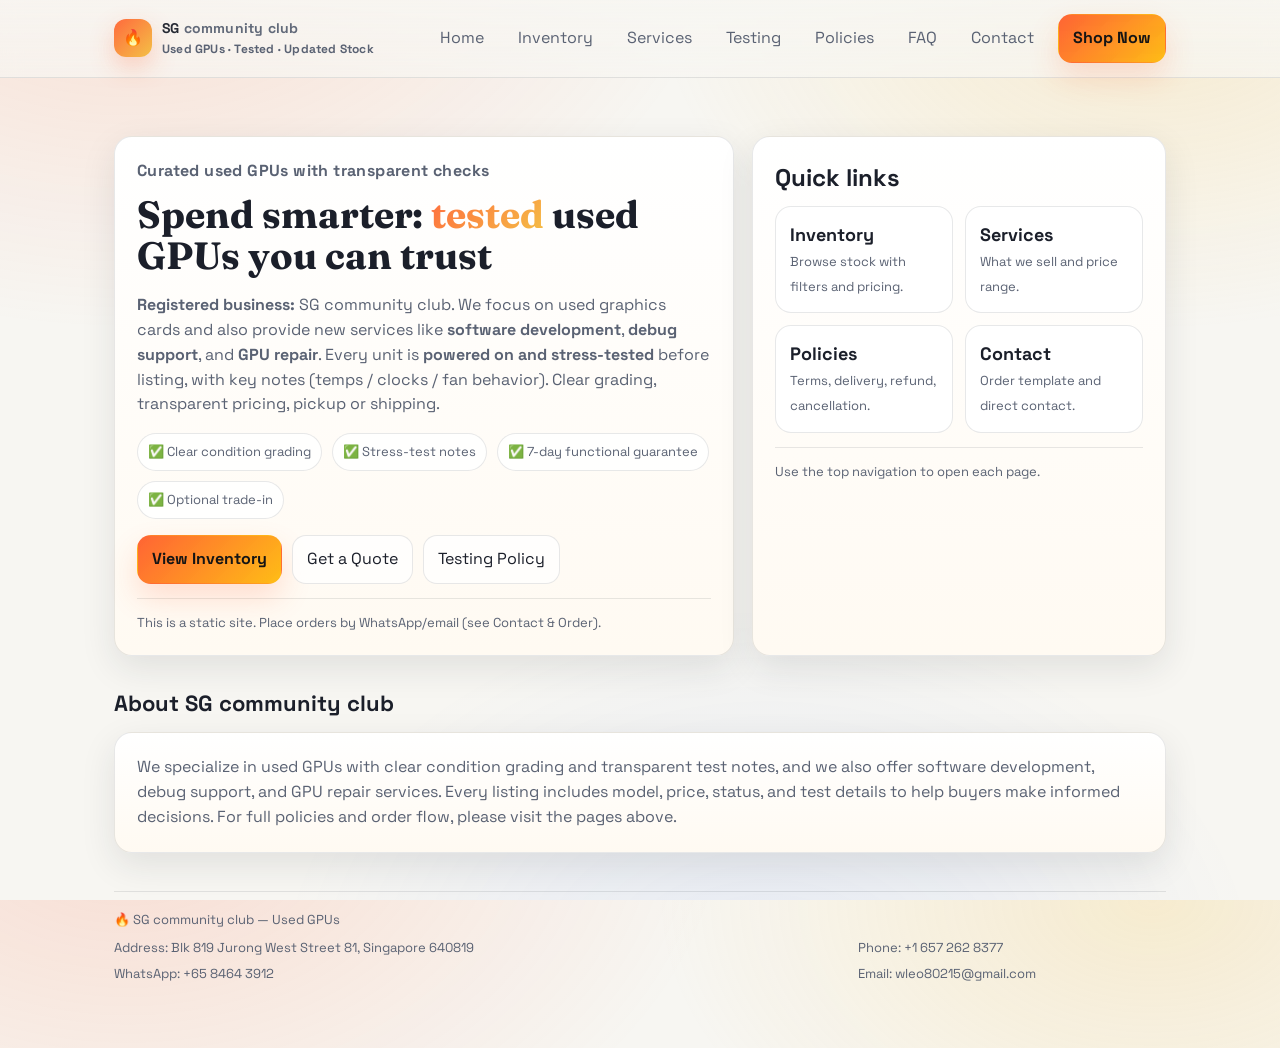
<file: index.html>
<!doctype html>
<html lang="en">
<head>
  <meta charset="utf-8" />
  <meta name="viewport" content="width=device-width, initial-scale=1" />
  <title>SG community club | Used GPUs</title>
  <meta name="description" content="SG community club — curated used GPUs with clear grading, stress-test notes, and transparent pricing. Local pickup or shipping." />
  <meta name="theme-color" content="#0b0f19" />
  <meta property="og:title" content="SG community club | Used GPUs" />
  <meta property="og:description" content="SG community club: curated used GPUs with grading, test notes, and transparent pricing. Pickup or shipping." />
  <meta property="og:type" content="website" />

  <link rel="icon" href="data:image/svg+xml,%3Csvg xmlns='http://www.w3.org/2000/svg' viewBox='0 0 100 100'%3E%3Ctext y='.9em' font-size='90'%3E%F0%9F%94%A5%3C/text%3E%3C/svg%3E" />
  <link rel="stylesheet" href="style.css" />
</head>

<body>
  <!-- NAV -->
  <div class="nav">
    <div class="nav-inner">
      <div class="brand" title="SG community club">
        <div class="logo">🔥</div>
        <div>
          <div style="font-size:14px;opacity:.95">SG <span class="muted">community club</span></div>
          <div style="font-size:12px;color:var(--muted)">Used GPUs · Tested · Updated Stock</div>
        </div>
      </div>

      <div class="spacer"></div>

      <a class="link" href="index.html">Home</a>
      <a class="link" href="inventory.html">Inventory</a>
      <a class="link" href="services.html">Services</a>
      <a class="link" href="testing.html">Testing</a>
      <a class="link" href="policies.html">Policies</a>
      <a class="link" href="faq.html">FAQ</a>
      <a class="link" href="contact.html">Contact</a>

      <a class="btn primary" href="inventory.html">Shop Now</a>
    </div>
  </div>

  <main class="wrap">
    <!-- HERO -->
    <section class="hero">
      <div class="hero-grid">
        <div class="panel">
          <div class="kicker">Curated used GPUs with transparent checks</div>
          <h1>Spend smarter: <span class="grad">tested</span> used GPUs you can trust</h1>
          <p class="sub">
            <strong>Registered business:</strong> SG community club.
            We focus on used graphics cards and also provide new services like
            <strong>software development</strong>, <strong>debug support</strong>, and <strong>GPU repair</strong>.
            Every unit is <strong>powered on and stress-tested</strong> before listing, with key notes (temps / clocks / fan behavior).
            Clear grading, transparent pricing, pickup or shipping.
          </p>

          <div class="pill-row">
            <span class="pill">✅ Clear condition grading</span>
            <span class="pill">✅ Stress-test notes</span>
            <span class="pill">✅ 7-day functional guarantee</span>
            <span class="pill">✅ Optional trade-in</span>
          </div>

          <div class="cta-row">
            <a class="btn primary" href="inventory.html">View Inventory</a>
            <a class="btn" href="contact.html">Get a Quote</a>
            <a class="btn" href="testing.html">Testing Policy</a>
          </div>

          <div class="hr"></div>
          <div class="hint">
            This is a static site. Place orders by WhatsApp/email (see Contact & Order).
          </div>
        </div>

        <div class="panel">
          <h2 style="margin:0 0 10px">Quick links</h2>
          <div class="mini">
            <div class="stat">
              <b>Inventory</b>
              <span>Browse stock with filters and pricing.</span>
            </div>
            <div class="stat">
              <b>Services</b>
              <span>What we sell and price range.</span>
            </div>
            <div class="stat">
              <b>Policies</b>
              <span>Terms, delivery, refund, cancellation.</span>
            </div>
            <div class="stat">
              <b>Contact</b>
              <span>Order template and direct contact.</span>
            </div>
          </div>

          <div class="hr"></div>
          <div class="hint">
            Use the top navigation to open each page.
          </div>
        </div>
      </div>
    </section>

    <section class="section">
      <h2>About SG community club</h2>
      <div class="panel">
        <p class="muted" style="margin:0">
          We specialize in used GPUs with clear condition grading and transparent test notes, and we also offer
          software development, debug support, and GPU repair services.
          Every listing includes model, price, status, and test details to help buyers make informed decisions.
          For full policies and order flow, please visit the pages above.
        </p>
      </div>
    </section>

    <div class="footer">
      <div class="wrap" style="padding:0;max-width:var(--max)">
        <div class="row" style="justify-content:space-between">
          <div>🔥 SG community club — Used GPUs</div>
          <div class="mono"> </div>
        </div>
        <div class="contact-grid">
          <div class="muted">Address: Blk 819 Jurong West Street 81, Singapore 640819</div>
          <div class="muted">Phone: +1 657 262 8377</div>
          <div class="muted">WhatsApp: +65 8464 3912</div>
          <div class="muted">Email: wleo80215@gmail.com</div>
        </div>
      </div>
    </div>
  </main>

  <div class="toast" id="toast"></div>
  <script src="app.js" defer></script>
</body>
</html>
</file>
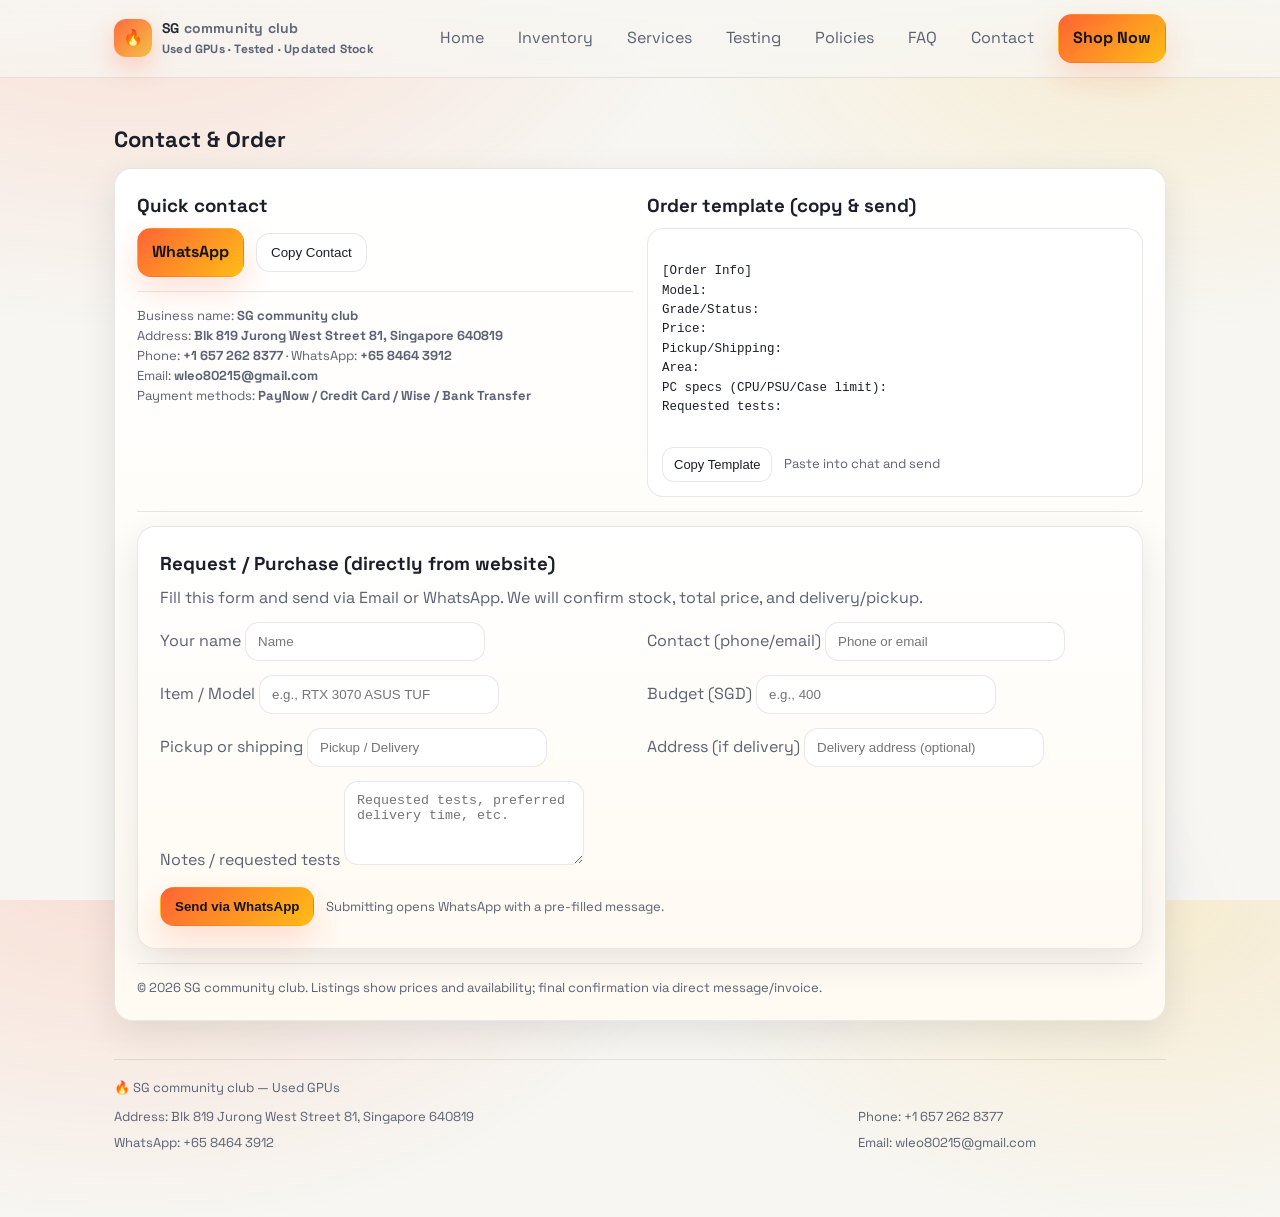
<file: contact.html>
<!doctype html>
<html lang="en">
<head>
  <meta charset="utf-8" />
  <meta name="viewport" content="width=device-width, initial-scale=1" />
  <title>Contact & Order | SG community club</title>
  <meta name="description" content="Contact SG community club to order used GPUs. WhatsApp, email, address, and order template." />
  <meta name="theme-color" content="#0b0f19" />
  <meta property="og:title" content="Contact & Order | SG community club" />
  <meta property="og:description" content="Get in touch to request or purchase used GPUs." />
  <meta property="og:type" content="website" />

  <link rel="icon" href="data:image/svg+xml,%3Csvg xmlns='http://www.w3.org/2000/svg' viewBox='0 0 100 100'%3E%3Ctext y='.9em' font-size='90'%3E%F0%9F%94%A5%3C/text%3E%3C/svg%3E" />
  <link rel="stylesheet" href="style.css" />
</head>

<body>
  <!-- NAV -->
  <div class="nav">
    <div class="nav-inner">
      <div class="brand" title="SG community club">
        <div class="logo">🔥</div>
        <div>
          <div style="font-size:14px;opacity:.95">SG <span class="muted">community club</span></div>
          <div style="font-size:12px;color:var(--muted)">Used GPUs · Tested · Updated Stock</div>
        </div>
      </div>

      <div class="spacer"></div>

      <a class="link" href="index.html">Home</a>
      <a class="link" href="inventory.html">Inventory</a>
      <a class="link" href="services.html">Services</a>
      <a class="link" href="testing.html">Testing</a>
      <a class="link" href="policies.html">Policies</a>
      <a class="link" href="faq.html">FAQ</a>
      <a class="link" href="contact.html">Contact</a>

      <a class="btn primary" href="inventory.html">Shop Now</a>
    </div>
  </div>

  <main class="wrap">
    <section class="section">
      <h2>Contact & Order</h2>
      <div class="panel">
        <div class="two-col">
          <div>
            <h3 style="margin:0 0 8px">Quick contact</h3>
            <div class="row">
              <a class="btn primary" id="waBtn" href="#" target="_blank" rel="noreferrer">WhatsApp</a>
              <button class="btn" id="copyContactBtn" type="button">Copy Contact</button>
            </div>
            <div class="hr"></div>
            <div class="hint">
              Business name: <b>SG community club</b><br/>
              Address: <b>Blk 819 Jurong West Street 81, Singapore 640819</b> <br/>
              Phone: <b>+1 657 262 8377</b> · WhatsApp: <b>+65 8464 3912</b><br/>
              Email: <b>wleo80215@gmail.com</b><br/>
              Payment methods: <b>PayNow / Credit Card / Wise / Bank Transfer</b>
            </div>
          </div>

          <div>
            <h3 style="margin:0 0 8px">Order template (copy & send)</h3>
            <div class="stat" style="padding:14px">
              <div class="mono" id="orderTpl" style="white-space:pre-wrap;font-size:12.5px;color:var(--text)">
[Order Info]
Model:
Grade/Status:
Price:
Pickup/Shipping:
Area:
PC specs (CPU/PSU/Case limit):
Requested tests:
              </div>
              <div class="row" style="margin-top:10px">
                <button class="btn small" id="copyOrderBtn" type="button">Copy Template</button>
                <span class="hint">Paste into chat and send</span>
              </div>
            </div>
          </div>
        </div>

        <div class="hr"></div>
        <div class="panel">
          <h3 style="margin:0 0 8px">Request / Purchase (directly from website)</h3>
          <p class="muted" style="margin:0 0 12px">
            Fill this form and send via Email or WhatsApp. We will confirm stock, total price, and delivery/pickup.
          </p>
          <form id="orderForm" class="two-col">
            <div>
              <label class="muted">Your name</label>
              <input id="fName" class="input" placeholder="Name" required />
            </div>
            <div>
              <label class="muted">Contact (phone/email)</label>
              <input id="fContact" class="input" placeholder="Phone or email" required />
            </div>
            <div>
              <label class="muted">Item / Model</label>
              <input id="fItem" class="input" placeholder="e.g., RTX 3070 ASUS TUF" required />
            </div>
            <div>
              <label class="muted">Budget (SGD)</label>
              <input id="fBudget" class="input" placeholder="e.g., 400" />
            </div>
            <div>
              <label class="muted">Pickup or shipping</label>
              <input id="fDelivery" class="input" placeholder="Pickup / Delivery" required />
            </div>
            <div>
              <label class="muted">Address (if delivery)</label>
              <input id="fAddress" class="input" placeholder="Delivery address (optional)" />
            </div>
            <div style="grid-column:1/-1">
              <label class="muted">Notes / requested tests</label>
              <textarea id="fNotes" class="input" rows="4" placeholder="Requested tests, preferred delivery time, etc."></textarea>
            </div>
            <div class="row" style="grid-column:1/-1">
              <button class="btn primary" id="sendWaBtn" type="button">Send via WhatsApp</button>
              <span class="hint">Submitting opens WhatsApp with a pre-filled message.</span>
            </div>
          </form>
        </div>

        <div class="hr"></div>
        <div class="hint">
          © <span id="year"></span> SG community club. Listings show prices and availability; final confirmation via direct message/invoice.
        </div>
      </div>
    </section>

    <div class="footer">
      <div class="wrap" style="padding:0;max-width:var(--max)">
        <div class="row" style="justify-content:space-between">
          <div>🔥 SG community club — Used GPUs</div>
          <div class="mono"> </div>
        </div>
        <div class="contact-grid">
          <div class="muted">Address: Blk 819 Jurong West Street 81, Singapore 640819</div>
          <div class="muted">Phone: +1 657 262 8377</div>
          <div class="muted">WhatsApp: +65 8464 3912</div>
          <div class="muted">Email: wleo80215@gmail.com</div>
        </div>
      </div>
    </div>
  </main>

  <div class="toast" id="toast"></div>
  <script src="app.js" defer></script>
</body>
</html>
</file>
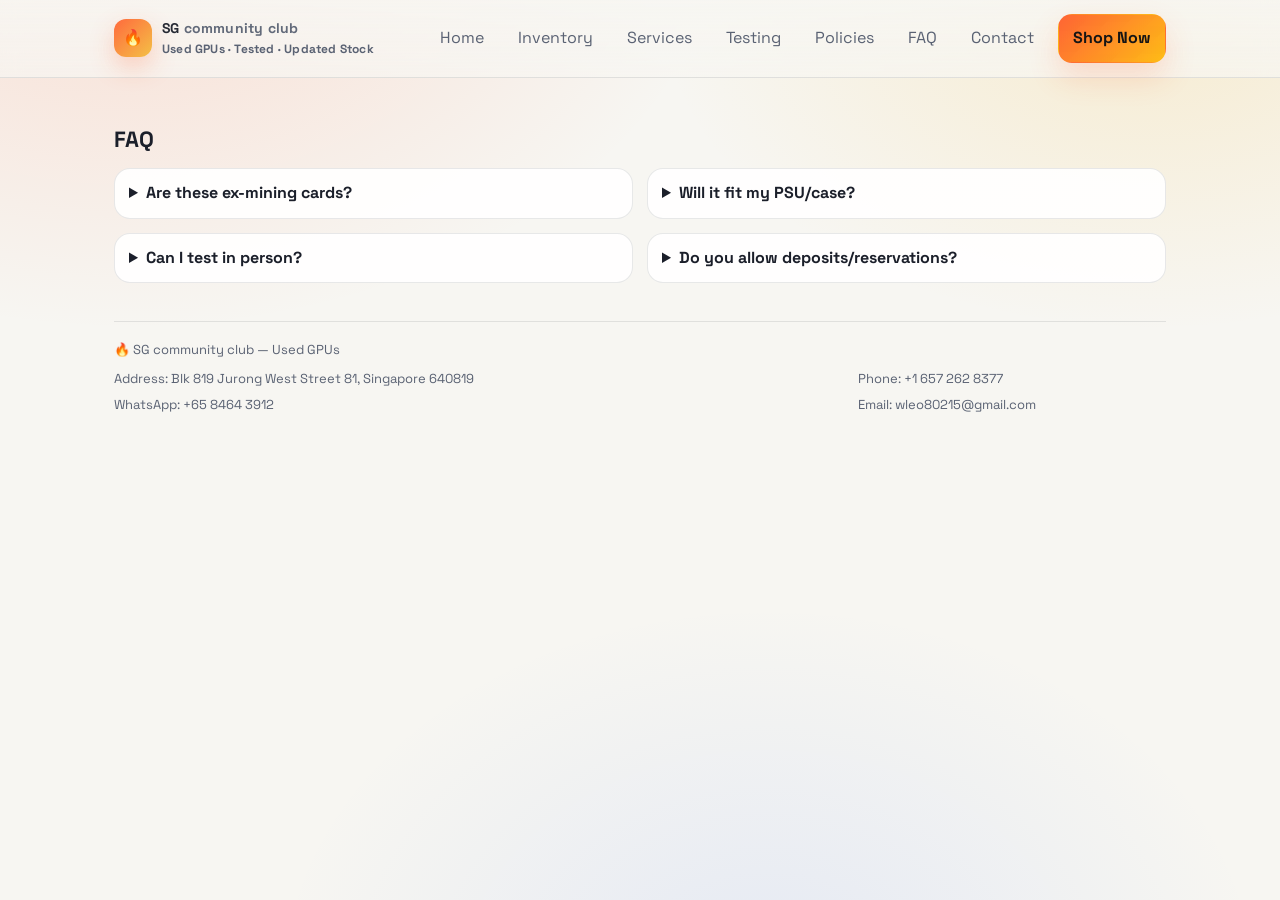
<file: faq.html>
<!doctype html>
<html lang="en">
<head>
  <meta charset="utf-8" />
  <meta name="viewport" content="width=device-width, initial-scale=1" />
  <title>FAQ | SG community club</title>
  <meta name="description" content="Frequently asked questions for SG community club used GPU sales." />
  <meta name="theme-color" content="#0b0f19" />
  <meta property="og:title" content="FAQ | SG community club" />
  <meta property="og:description" content="Common questions about used GPUs, testing, and ordering." />
  <meta property="og:type" content="website" />

  <link rel="icon" href="data:image/svg+xml,%3Csvg xmlns='http://www.w3.org/2000/svg' viewBox='0 0 100 100'%3E%3Ctext y='.9em' font-size='90'%3E%F0%9F%94%A5%3C/text%3E%3C/svg%3E" />
  <link rel="stylesheet" href="style.css" />
</head>

<body>
  <!-- NAV -->
  <div class="nav">
    <div class="nav-inner">
      <div class="brand" title="SG community club">
        <div class="logo">🔥</div>
        <div>
          <div style="font-size:14px;opacity:.95">SG <span class="muted">community club</span></div>
          <div style="font-size:12px;color:var(--muted)">Used GPUs · Tested · Updated Stock</div>
        </div>
      </div>

      <div class="spacer"></div>

      <a class="link" href="index.html">Home</a>
      <a class="link" href="inventory.html">Inventory</a>
      <a class="link" href="services.html">Services</a>
      <a class="link" href="testing.html">Testing</a>
      <a class="link" href="policies.html">Policies</a>
      <a class="link" href="faq.html">FAQ</a>
      <a class="link" href="contact.html">Contact</a>

      <a class="btn primary" href="inventory.html">Shop Now</a>
    </div>
  </div>

  <main class="wrap">
    <section class="section">
      <h2>FAQ</h2>
      <div class="two-col">
        <details>
          <summary>Are these ex-mining cards?</summary>
          <p>
            You can disclose the source per unit (personal upgrade / studio decommission / etc.). If you do not sell ex-mining cards, state that clearly.
            Always be truthful and keep test notes.
          </p>
        </details>

        <details>
          <summary>Will it fit my PSU/case?</summary>
          <p>
            Add per-item details like suggested PSU wattage, power connectors, and card length. Buyers can share CPU/PSU/case constraints for a quick check.
          </p>
        </details>

        <details>
          <summary>Can I test in person?</summary>
          <p>
            Yes. Book a time and agree on what to test (game/benchmark/render) to avoid setup delays.
          </p>
        </details>

        <details>
          <summary>Do you allow deposits/reservations?</summary>
          <p>
            Yes. Mark items as “Reserved” and specify the hold period and rules.
          </p>
        </details>
      </div>
    </section>

    <div class="footer">
      <div class="wrap" style="padding:0;max-width:var(--max)">
        <div class="row" style="justify-content:space-between">
          <div>🔥 SG community club — Used GPUs</div>
          <div class="mono"> </div>
        </div>
        <div class="contact-grid">
          <div class="muted">Address: Blk 819 Jurong West Street 81, Singapore 640819</div>
          <div class="muted">Phone: +1 657 262 8377</div>
          <div class="muted">WhatsApp: +65 8464 3912</div>
          <div class="muted">Email: wleo80215@gmail.com</div>
        </div>
      </div>
    </div>
  </main>

  <div class="toast" id="toast"></div>
  <script src="app.js" defer></script>
</body>
</html>
</file>
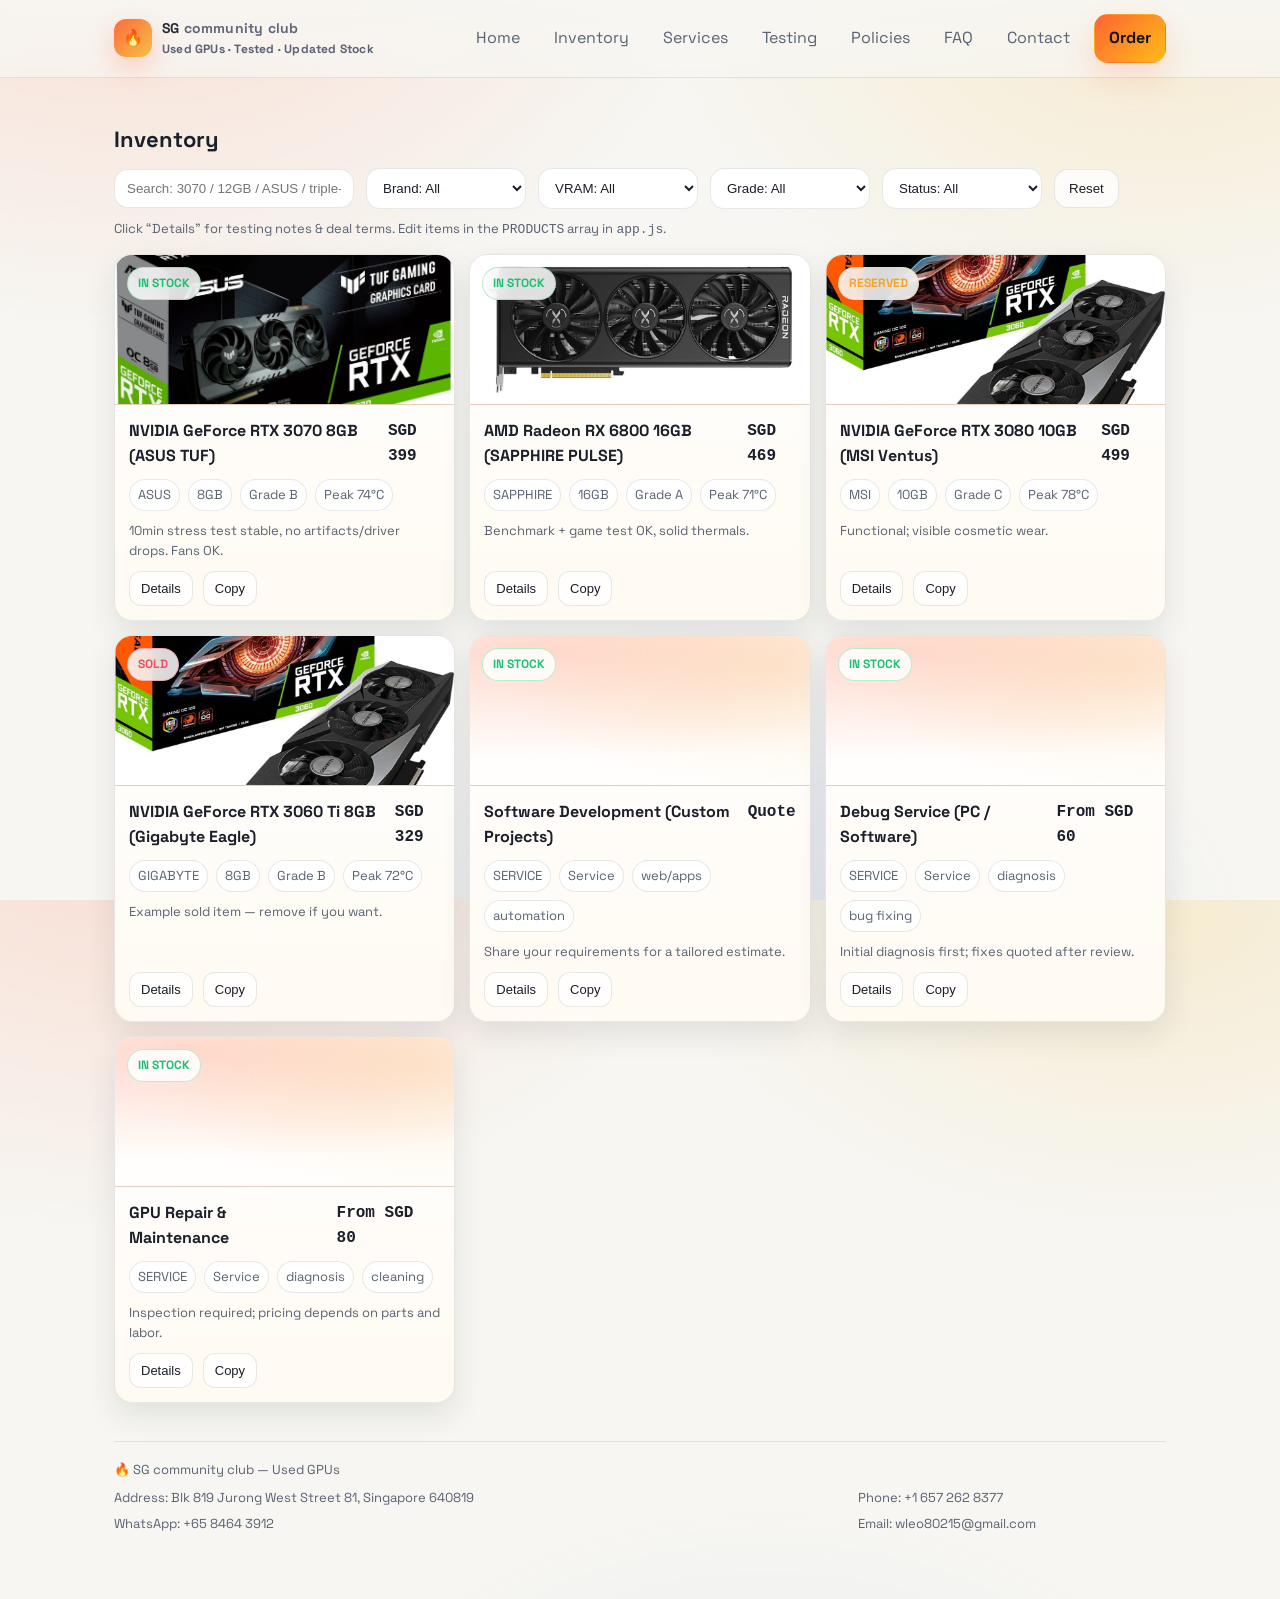
<file: inventory.html>
<!doctype html>
<html lang="en">
<head>
  <meta charset="utf-8" />
  <meta name="viewport" content="width=device-width, initial-scale=1" />
  <title>Inventory | SG community club</title>
  <meta name="description" content="Browse used GPU inventory from SG community club. Filter by brand, VRAM, grade, and status." />
  <meta name="theme-color" content="#0b0f19" />
  <meta property="og:title" content="Inventory | SG community club" />
  <meta property="og:description" content="Used GPUs with clear grades, test notes, and transparent pricing." />
  <meta property="og:type" content="website" />

  <link rel="icon" href="data:image/svg+xml,%3Csvg xmlns='http://www.w3.org/2000/svg' viewBox='0 0 100 100'%3E%3Ctext y='.9em' font-size='90'%3E%F0%9F%94%A5%3C/text%3E%3C/svg%3E" />
  <link rel="stylesheet" href="style.css" />
</head>

<body>
  <!-- NAV -->
  <div class="nav">
    <div class="nav-inner">
      <div class="brand" title="SG community club">
        <div class="logo">🔥</div>
        <div>
          <div style="font-size:14px;opacity:.95">SG <span class="muted">community club</span></div>
          <div style="font-size:12px;color:var(--muted)">Used GPUs · Tested · Updated Stock</div>
        </div>
      </div>

      <div class="spacer"></div>

      <a class="link" href="index.html">Home</a>
      <a class="link" href="inventory.html">Inventory</a>
      <a class="link" href="services.html">Services</a>
      <a class="link" href="testing.html">Testing</a>
      <a class="link" href="policies.html">Policies</a>
      <a class="link" href="faq.html">FAQ</a>
      <a class="link" href="contact.html">Contact</a>

      <a class="btn primary" href="contact.html">Order</a>
    </div>
  </div>

  <main class="wrap">
    <section class="section">
      <h2>Inventory</h2>
      <div class="row">
        <input id="q" class="input" placeholder="Search: 3070 / 12GB / ASUS / triple-fan ..." />
        <select id="brand">
          <option value="">Brand: All</option>
        </select>
        <select id="vram">
          <option value="">VRAM: All</option>
          <option value="8">8GB</option>
          <option value="10">10GB</option>
          <option value="12">12GB</option>
          <option value="16">16GB</option>
          <option value="24">24GB</option>
        </select>
        <select id="grade">
          <option value="">Grade: All</option>
          <option value="A">A (Like new)</option>
          <option value="B">B (Light wear)</option>
          <option value="C">C (Visible wear)</option>
        </select>
        <select id="status">
          <option value="">Status: All</option>
          <option value="in_stock">In stock</option>
          <option value="reserved">Reserved</option>
          <option value="sold">Sold</option>
        </select>

        <button class="btn" id="resetBtn" type="button">Reset</button>
      </div>

      <div class="hint" style="margin-top:10px">
        Click “Details” for testing notes & deal terms. Edit items in the <span class="mono">PRODUCTS</span> array in <span class="mono">app.js</span>.
      </div>

      <div class="grid" id="grid"></div>
    </section>

    <div class="footer">
      <div class="wrap" style="padding:0;max-width:var(--max)">
        <div class="row" style="justify-content:space-between">
          <div>🔥 SG community club — Used GPUs</div>
          <div class="mono"> </div>
        </div>
        <div class="contact-grid">
          <div class="muted">Address: Blk 819 Jurong West Street 81, Singapore 640819</div>
          <div class="muted">Phone: +1 657 262 8377</div>
          <div class="muted">WhatsApp: +65 8464 3912</div>
          <div class="muted">Email: wleo80215@gmail.com</div>
        </div>
      </div>
    </div>
  </main>

  <div class="toast" id="toast"></div>

  <!-- MODAL -->
  <dialog id="dlg" style="border:none;border-radius:18px;padding:0;background:transparent;max-width:min(720px, calc(100vw - 24px));">
    <div class="panel" style="padding:18px">
      <div style="display:flex;align-items:flex-start;gap:12px">
        <div style="width:52px;height:52px;border-radius:16px;background:linear-gradient(135deg,var(--brand),var(--brand2));display:grid;place-items:center;color:#151515;font-weight:900">GPU</div>
        <div style="flex:1">
          <div class="kicker" id="mKicker">—</div>
          <h3 style="margin:4px 0 0" id="mTitle">—</h3>
          <div class="muted" style="font-size:13px;margin-top:6px" id="mMeta">—</div>
        </div>
        <button class="btn small" id="closeDlg" type="button">Close</button>
      </div>

      <div class="hr"></div>
      <div class="muted" id="mDesc" style="white-space:pre-wrap"></div>

      <div class="hr"></div>
      <div class="row">
        <a class="btn primary" id="mBuy" href="contact.html" target="_blank" rel="noreferrer">Order via WhatsApp</a>
        <button class="btn" id="mCopy" type="button">Copy Item Info</button>
      </div>
    </div>
  </dialog>

  <script src="app.js" defer></script>
</body>
</html>
</file>
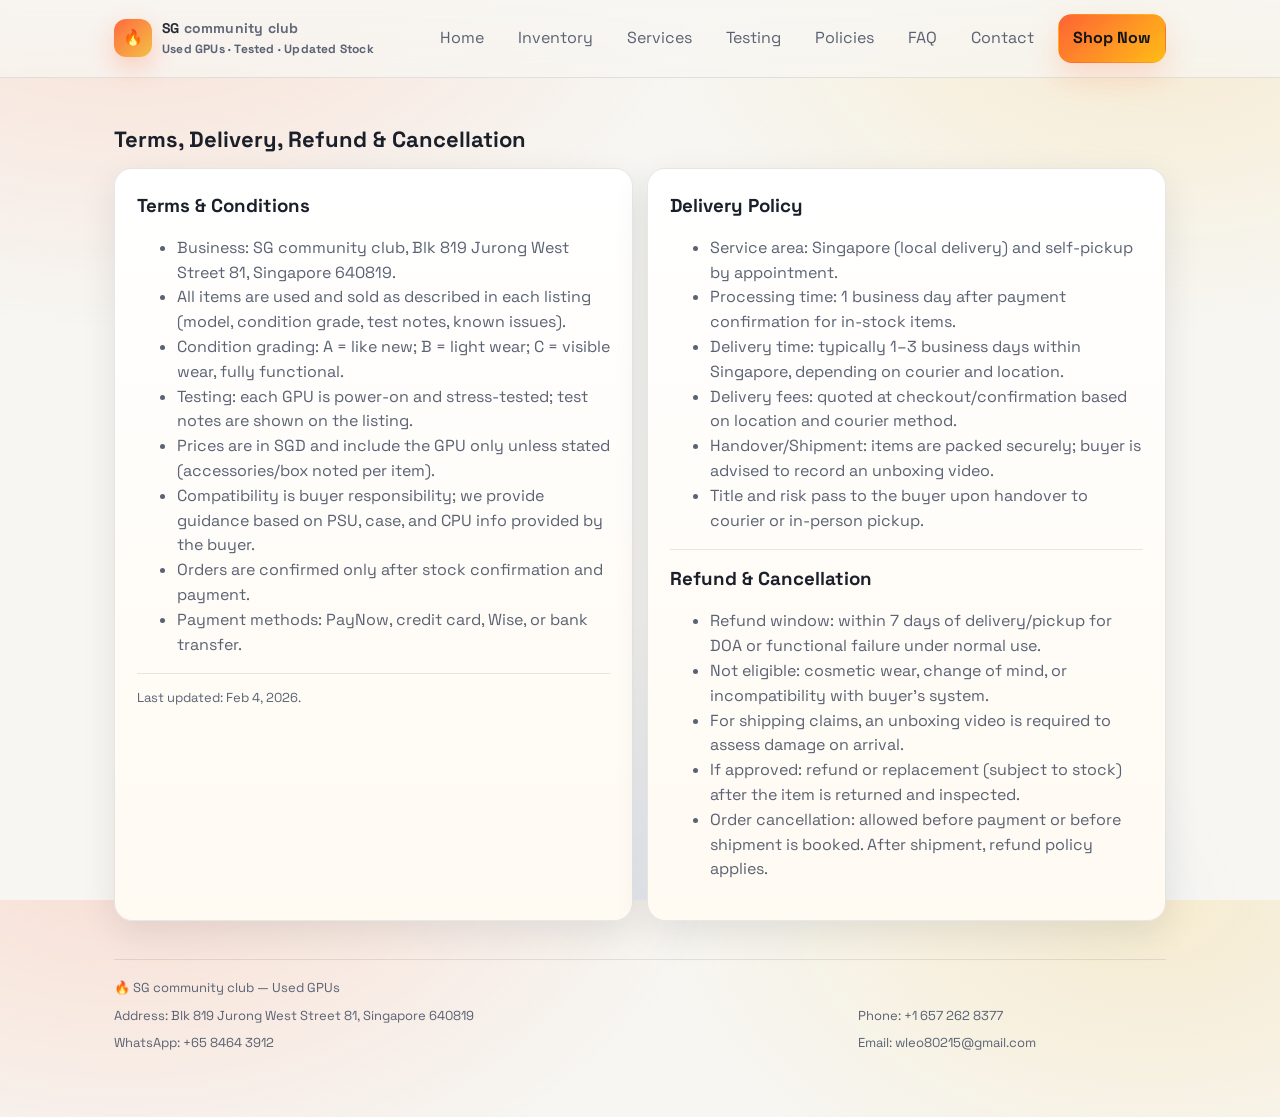
<file: policies.html>
<!doctype html>
<html lang="en">
<head>
  <meta charset="utf-8" />
  <meta name="viewport" content="width=device-width, initial-scale=1" />
  <title>Policies | SG community club</title>
  <meta name="description" content="Terms & Conditions, Delivery Policy, Refund & Cancellation for SG community club." />
  <meta name="theme-color" content="#0b0f19" />
  <meta property="og:title" content="Policies | SG community club" />
  <meta property="og:description" content="Terms, delivery, refund and cancellation policies." />
  <meta property="og:type" content="website" />

  <link rel="icon" href="data:image/svg+xml,%3Csvg xmlns='http://www.w3.org/2000/svg' viewBox='0 0 100 100'%3E%3Ctext y='.9em' font-size='90'%3E%F0%9F%94%A5%3C/text%3E%3C/svg%3E" />
  <link rel="stylesheet" href="style.css" />
</head>

<body>
  <!-- NAV -->
  <div class="nav">
    <div class="nav-inner">
      <div class="brand" title="SG community club">
        <div class="logo">🔥</div>
        <div>
          <div style="font-size:14px;opacity:.95">SG <span class="muted">community club</span></div>
          <div style="font-size:12px;color:var(--muted)">Used GPUs · Tested · Updated Stock</div>
        </div>
      </div>

      <div class="spacer"></div>

      <a class="link" href="index.html">Home</a>
      <a class="link" href="inventory.html">Inventory</a>
      <a class="link" href="services.html">Services</a>
      <a class="link" href="testing.html">Testing</a>
      <a class="link" href="policies.html">Policies</a>
      <a class="link" href="faq.html">FAQ</a>
      <a class="link" href="contact.html">Contact</a>

      <a class="btn primary" href="inventory.html">Shop Now</a>
    </div>
  </div>

  <main class="wrap">
    <section class="section">
      <h2>Terms, Delivery, Refund & Cancellation</h2>
      <div class="two-col">
        <div class="panel">
          <h3 style="margin:0 0 8px">Terms & Conditions</h3>
          <ul class="muted">
            <li>Business: SG community club, Blk 819 Jurong West Street 81, Singapore 640819.</li>
            <li>All items are used and sold as described in each listing (model, condition grade, test notes, known issues).</li>
            <li>Condition grading: A = like new; B = light wear; C = visible wear, fully functional.</li>
            <li>Testing: each GPU is power-on and stress-tested; test notes are shown on the listing.</li>
            <li>Prices are in SGD and include the GPU only unless stated (accessories/box noted per item).</li>
            <li>Compatibility is buyer responsibility; we provide guidance based on PSU, case, and CPU info provided by the buyer.</li>
            <li>Orders are confirmed only after stock confirmation and payment.</li>
            <li>Payment methods: PayNow, credit card, Wise, or bank transfer.</li>
          </ul>
          <div class="hr"></div>
          <div class="hint">Last updated: Feb 4, 2026.</div>
        </div>
        <div class="panel">
          <h3 style="margin:0 0 8px">Delivery Policy</h3>
          <ul class="muted">
            <li>Service area: Singapore (local delivery) and self-pickup by appointment.</li>
            <li>Processing time: 1 business day after payment confirmation for in-stock items.</li>
            <li>Delivery time: typically 1–3 business days within Singapore, depending on courier and location.</li>
            <li>Delivery fees: quoted at checkout/confirmation based on location and courier method.</li>
            <li>Handover/Shipment: items are packed securely; buyer is advised to record an unboxing video.</li>
            <li>Title and risk pass to the buyer upon handover to courier or in-person pickup.</li>
          </ul>
          <div class="hr"></div>
          <h3 style="margin:0 0 8px">Refund & Cancellation</h3>
          <ul class="muted">
            <li>Refund window: within 7 days of delivery/pickup for DOA or functional failure under normal use.</li>
            <li>Not eligible: cosmetic wear, change of mind, or incompatibility with buyer’s system.</li>
            <li>For shipping claims, an unboxing video is required to assess damage on arrival.</li>
            <li>If approved: refund or replacement (subject to stock) after the item is returned and inspected.</li>
            <li>Order cancellation: allowed before payment or before shipment is booked. After shipment, refund policy applies.</li>
          </ul>
        </div>
      </div>
    </section>

    <div class="footer">
      <div class="wrap" style="padding:0;max-width:var(--max)">
        <div class="row" style="justify-content:space-between">
          <div>🔥 SG community club — Used GPUs</div>
          <div class="mono"> </div>
        </div>
        <div class="contact-grid">
          <div class="muted">Address: Blk 819 Jurong West Street 81, Singapore 640819</div>
          <div class="muted">Phone: +1 657 262 8377</div>
          <div class="muted">WhatsApp: +65 8464 3912</div>
          <div class="muted">Email: wleo80215@gmail.com</div>
        </div>
      </div>
    </div>
  </main>

  <div class="toast" id="toast"></div>
  <script src="app.js" defer></script>
</body>
</html>
</file>
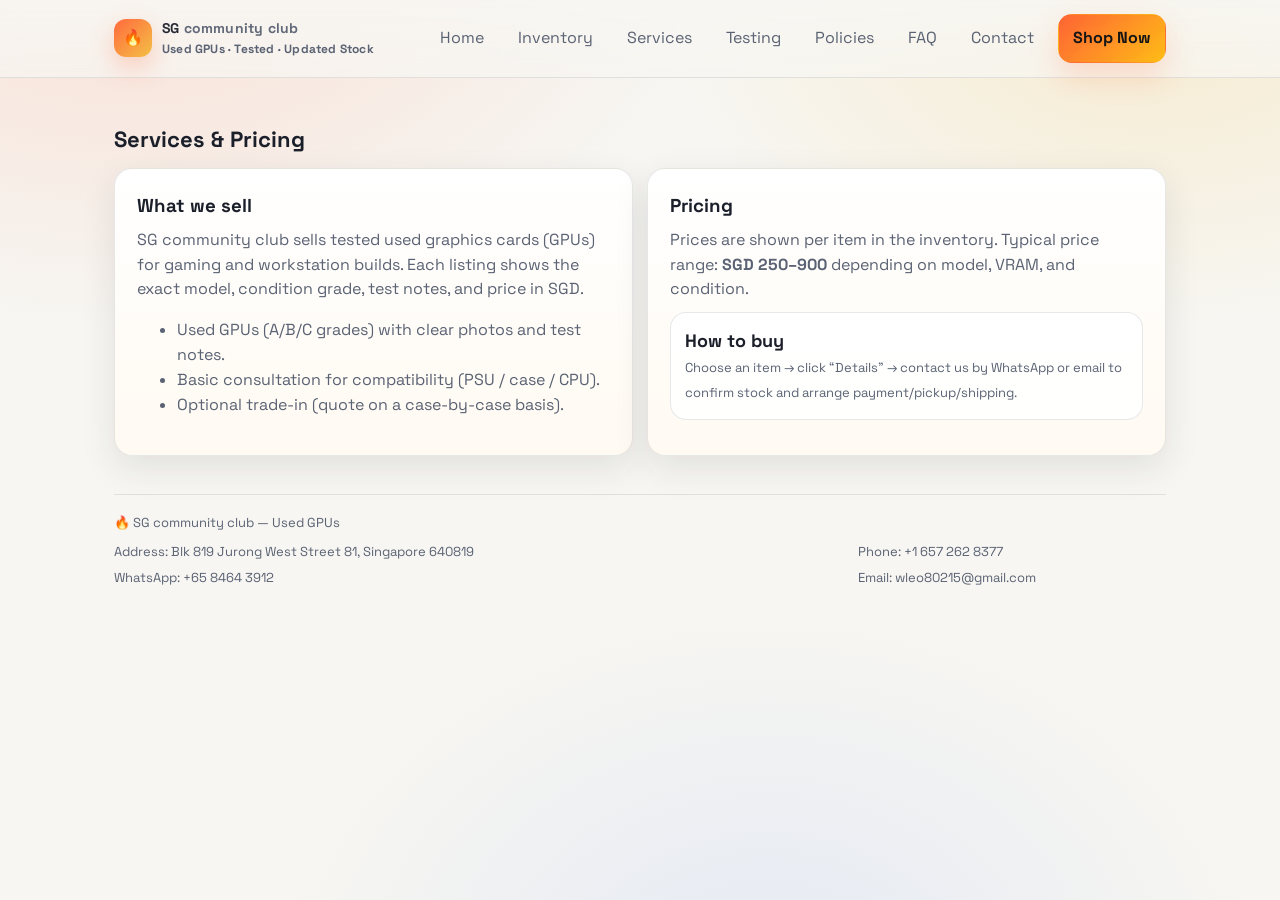
<file: services.html>
<!doctype html>
<html lang="en">
<head>
  <meta charset="utf-8" />
  <meta name="viewport" content="width=device-width, initial-scale=1" />
  <title>Services & Pricing | SG community club</title>
  <meta name="description" content="Services and pricing for SG community club, including used GPU sales and compatibility consultation." />
  <meta name="theme-color" content="#0b0f19" />
  <meta property="og:title" content="Services & Pricing | SG community club" />
  <meta property="og:description" content="What we sell and price ranges for used GPUs." />
  <meta property="og:type" content="website" />

  <link rel="icon" href="data:image/svg+xml,%3Csvg xmlns='http://www.w3.org/2000/svg' viewBox='0 0 100 100'%3E%3Ctext y='.9em' font-size='90'%3E%F0%9F%94%A5%3C/text%3E%3C/svg%3E" />
  <link rel="stylesheet" href="style.css" />
</head>

<body>
  <!-- NAV -->
  <div class="nav">
    <div class="nav-inner">
      <div class="brand" title="SG community club">
        <div class="logo">🔥</div>
        <div>
          <div style="font-size:14px;opacity:.95">SG <span class="muted">community club</span></div>
          <div style="font-size:12px;color:var(--muted)">Used GPUs · Tested · Updated Stock</div>
        </div>
      </div>

      <div class="spacer"></div>

      <a class="link" href="index.html">Home</a>
      <a class="link" href="inventory.html">Inventory</a>
      <a class="link" href="services.html">Services</a>
      <a class="link" href="testing.html">Testing</a>
      <a class="link" href="policies.html">Policies</a>
      <a class="link" href="faq.html">FAQ</a>
      <a class="link" href="contact.html">Contact</a>

      <a class="btn primary" href="inventory.html">Shop Now</a>
    </div>
  </div>

  <main class="wrap">
    <section class="section">
      <h2>Services & Pricing</h2>
      <div class="two-col">
        <div class="panel">
          <h3 style="margin:0 0 8px">What we sell</h3>
          <p class="muted" style="margin:0 0 10px">
            SG community club sells tested used graphics cards (GPUs) for gaming and workstation builds.
            Each listing shows the exact model, condition grade, test notes, and price in SGD.
          </p>
          <ul class="muted">
            <li>Used GPUs (A/B/C grades) with clear photos and test notes.</li>
            <li>Basic consultation for compatibility (PSU / case / CPU).</li>
            <li>Optional trade-in (quote on a case-by-case basis).</li>
          </ul>
        </div>
        <div class="panel">
          <h3 style="margin:0 0 8px">Pricing</h3>
          <p class="muted" style="margin:0 0 10px">
            Prices are shown per item in the inventory. Typical price range: <b>SGD 250–900</b> depending on model, VRAM, and condition.
          </p>
          <div class="stat">
            <b>How to buy</b>
            <span>Choose an item → click “Details” → contact us by WhatsApp or email to confirm stock and arrange payment/pickup/shipping.</span>
          </div>
        </div>
      </div>
    </section>

    <div class="footer">
      <div class="wrap" style="padding:0;max-width:var(--max)">
        <div class="row" style="justify-content:space-between">
          <div>🔥 SG community club — Used GPUs</div>
          <div class="mono"> </div>
        </div>
        <div class="contact-grid">
          <div class="muted">Address: Blk 819 Jurong West Street 81, Singapore 640819</div>
          <div class="muted">Phone: +1 657 262 8377</div>
          <div class="muted">WhatsApp: +65 8464 3912</div>
          <div class="muted">Email: wleo80215@gmail.com</div>
        </div>
      </div>
    </div>
  </main>

  <div class="toast" id="toast"></div>
  <script src="app.js" defer></script>
</body>
</html>
</file>
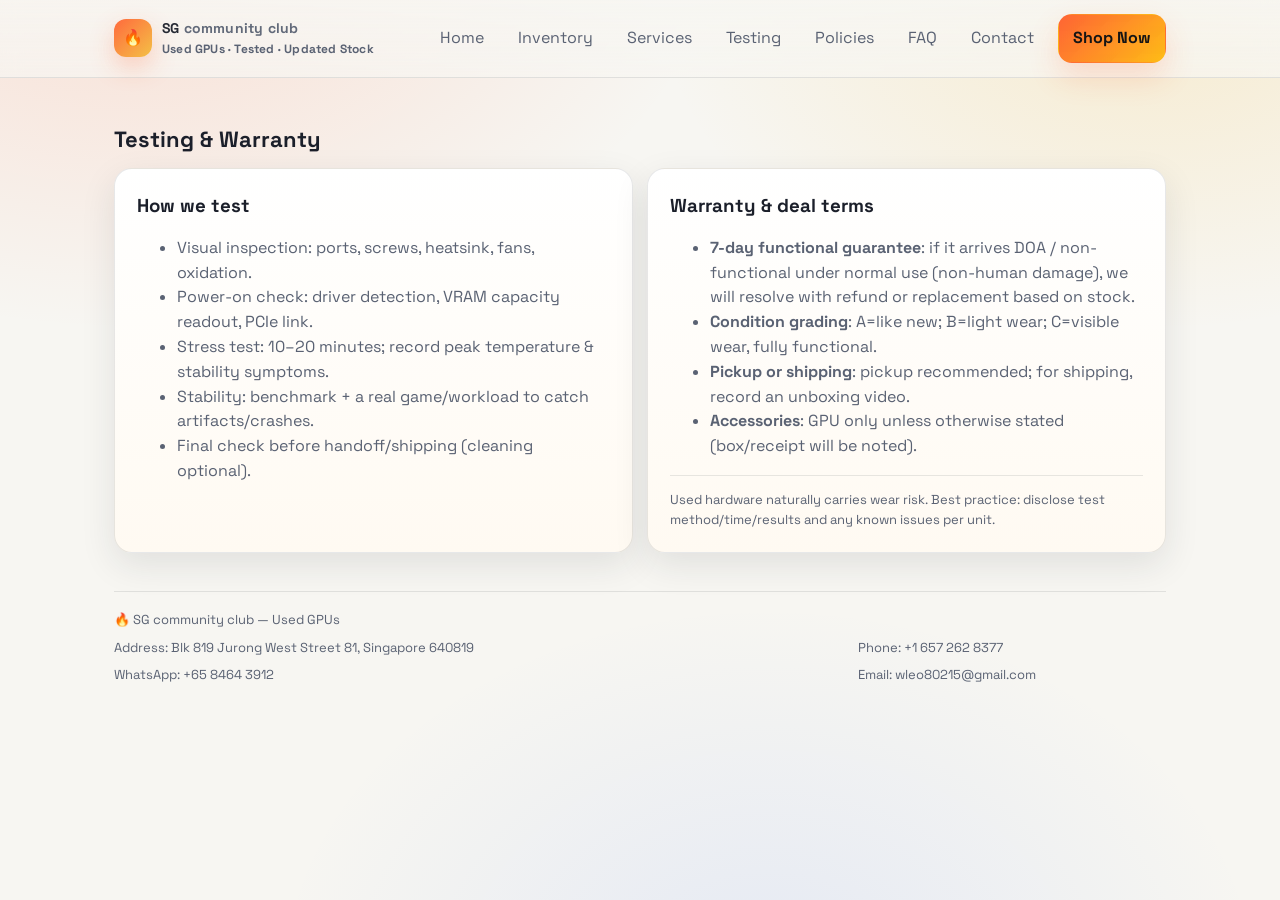
<file: testing.html>
<!doctype html>
<html lang="en">
<head>
  <meta charset="utf-8" />
  <meta name="viewport" content="width=device-width, initial-scale=1" />
  <title>Testing & Warranty | SG community club</title>
  <meta name="description" content="Testing process and warranty terms for used GPUs from SG community club." />
  <meta name="theme-color" content="#0b0f19" />
  <meta property="og:title" content="Testing & Warranty | SG community club" />
  <meta property="og:description" content="How we test GPUs and our warranty terms." />
  <meta property="og:type" content="website" />

  <link rel="icon" href="data:image/svg+xml,%3Csvg xmlns='http://www.w3.org/2000/svg' viewBox='0 0 100 100'%3E%3Ctext y='.9em' font-size='90'%3E%F0%9F%94%A5%3C/text%3E%3C/svg%3E" />
  <link rel="stylesheet" href="style.css" />
</head>

<body>
  <!-- NAV -->
  <div class="nav">
    <div class="nav-inner">
      <div class="brand" title="SG community club">
        <div class="logo">🔥</div>
        <div>
          <div style="font-size:14px;opacity:.95">SG <span class="muted">community club</span></div>
          <div style="font-size:12px;color:var(--muted)">Used GPUs · Tested · Updated Stock</div>
        </div>
      </div>

      <div class="spacer"></div>

      <a class="link" href="index.html">Home</a>
      <a class="link" href="inventory.html">Inventory</a>
      <a class="link" href="services.html">Services</a>
      <a class="link" href="testing.html">Testing</a>
      <a class="link" href="policies.html">Policies</a>
      <a class="link" href="faq.html">FAQ</a>
      <a class="link" href="contact.html">Contact</a>

      <a class="btn primary" href="inventory.html">Shop Now</a>
    </div>
  </div>

  <main class="wrap">
    <section class="section">
      <h2>Testing & Warranty</h2>
      <div class="two-col">
        <div class="panel">
          <h3 style="margin:0 0 8px">How we test</h3>
          <ul class="muted">
            <li>Visual inspection: ports, screws, heatsink, fans, oxidation.</li>
            <li>Power-on check: driver detection, VRAM capacity readout, PCIe link.</li>
            <li>Stress test: 10–20 minutes; record peak temperature & stability symptoms.</li>
            <li>Stability: benchmark + a real game/workload to catch artifacts/crashes.</li>
            <li>Final check before handoff/shipping (cleaning optional).</li>
          </ul>
        </div>

        <div class="panel">
          <h3 style="margin:0 0 8px">Warranty & deal terms</h3>
          <ul class="muted">
            <li><b>7-day functional guarantee</b>: if it arrives DOA / non-functional under normal use (non-human damage), we will resolve with refund or replacement based on stock.</li>
            <li><b>Condition grading</b>: A=like new; B=light wear; C=visible wear, fully functional.</li>
            <li><b>Pickup or shipping</b>: pickup recommended; for shipping, record an unboxing video.</li>
            <li><b>Accessories</b>: GPU only unless otherwise stated (box/receipt will be noted).</li>
          </ul>
          <div class="hr"></div>
          <div class="hint">
            Used hardware naturally carries wear risk. Best practice: disclose test method/time/results and any known issues per unit.
          </div>
        </div>
      </div>
    </section>

    <div class="footer">
      <div class="wrap" style="padding:0;max-width:var(--max)">
        <div class="row" style="justify-content:space-between">
          <div>🔥 SG community club — Used GPUs</div>
          <div class="mono"> </div>
        </div>
        <div class="contact-grid">
          <div class="muted">Address: Blk 819 Jurong West Street 81, Singapore 640819</div>
          <div class="muted">Phone: +1 657 262 8377</div>
          <div class="muted">WhatsApp: +65 8464 3912</div>
          <div class="muted">Email: wleo80215@gmail.com</div>
        </div>
      </div>
    </div>
  </main>

  <div class="toast" id="toast"></div>
  <script src="app.js" defer></script>
</body>
</html>
</file>
<file: style.css>
@import url("https://fonts.googleapis.com/css2?family=Fraunces:wght@600;700;800&family=Space+Grotesk:wght@400;500;600;700&display=swap");

:root{
  --bg:#f7f6f2;
  --card:#ffffff;
  --card2:#fffaf2;
  --text:#1b1f2a;
  --muted:#5a6273;
  --line:rgba(27,31,42,.10);
  --brand:#ff6a3d;
  --brand2:#f4c046;
  --ok:#1dbf73;
  --warn:#f5a524;
  --bad:#e45363;

  --radius:18px;
  --shadow: 0 12px 35px rgba(30,35,50,.10);
  --max: 1100px;
  --mono: ui-monospace, SFMono-Regular, Menlo, Monaco, Consolas, "Liberation Mono", "Courier New", monospace;
  --sans: "Space Grotesk", "Segoe UI", Helvetica, Arial, sans-serif;
  --serif: "Fraunces", "Times New Roman", serif;
}
*{box-sizing:border-box}
html,body{height:100%}
body{
  margin:0;
  font-family:var(--sans);
  color:var(--text);
  background:
    radial-gradient(1000px 700px at 10% -10%, rgba(255,106,61,.18), transparent 60%),
    radial-gradient(900px 600px at 90% 0%, rgba(244,192,70,.20), transparent 55%),
    radial-gradient(900px 700px at 60% 110%, rgba(61,118,255,.10), transparent 55%),
    var(--bg);
  line-height:1.55;
}
a{color:inherit;text-decoration:none}
.wrap{max-width:var(--max);margin:0 auto;padding:24px}
.nav{
  position:sticky;top:0;z-index:50;
  backdrop-filter: blur(10px);
  background: linear-gradient(to bottom, rgba(247,246,242,.90), rgba(247,246,242,.70));
  border-bottom:1px solid var(--line);
}
.nav-inner{max-width:var(--max);margin:0 auto;padding:14px 24px;display:flex;align-items:center;gap:14px}
.brand{display:flex;align-items:center;gap:10px;font-weight:800;letter-spacing:.2px}
.logo{
  width:38px;height:38px;border-radius:12px;
  background: linear-gradient(135deg, var(--brand), var(--brand2));
  box-shadow: 0 10px 25px rgba(255,92,42,.25);
  display:grid;place-items:center;font-weight:900;color:#151515;
}
.spacer{flex:1}
.nav a.link{color:var(--muted);padding:8px 10px;border-radius:12px}
.nav a.link:hover{background:rgba(255,255,255,.06);color:var(--text)}
.btn{
  display:inline-flex;align-items:center;justify-content:center;gap:10px;
  padding:11px 14px;border-radius:14px;border:1px solid var(--line);
  background:rgba(255,255,255,.75);
  color:var(--text);
  cursor:pointer;
  transition: transform .08s ease, background .12s ease, border-color .12s ease;
  user-select:none;
}
.btn:hover{background:#fff;border-color:rgba(27,31,42,.18)}
.btn:active{transform: translateY(1px)}
.btn.primary{
  background: linear-gradient(135deg, rgba(255,92,42,.95), rgba(255,183,3,.92));
  color:#151515;border-color:transparent;
  box-shadow: 0 14px 30px rgba(255,92,42,.18);
  font-weight:800;
}

.hero{padding:34px 0 10px}
.hero-grid{display:grid;grid-template-columns: 1.2fr .8fr;gap:18px;align-items:stretch}
@media (max-width: 920px){ .hero-grid{grid-template-columns:1fr} }

.panel{
  background: linear-gradient(180deg, #ffffff, #fffaf2);
  border:1px solid var(--line);
  border-radius: var(--radius);
  box-shadow: var(--shadow);
  padding:22px;
}
.kicker{color:var(--muted);font-weight:700;letter-spacing:.4px}
h1{margin:10px 0 10px;font-size:38px;line-height:1.1;font-family:var(--serif)}
@media (max-width: 520px){ h1{font-size:32px} }
.grad{
  background: linear-gradient(135deg, var(--brand), var(--brand2));
  -webkit-background-clip:text;background-clip:text;color:transparent;
}
.sub{color:var(--muted);max-width:60ch}
.pill-row{display:flex;flex-wrap:wrap;gap:10px;margin-top:14px}
.pill{
  font-size:13px;color:var(--muted);
  padding:8px 10px;border-radius:999px;border:1px solid var(--line);
  background:rgba(255,255,255,.85)
}
.cta-row{display:flex;flex-wrap:wrap;gap:10px;margin-top:16px}

.mini{display:grid;grid-template-columns: 1fr 1fr;gap:12px}
@media (max-width: 520px){ .mini{grid-template-columns:1fr} }
.stat{
  background: rgba(255,255,255,.9);
  border:1px solid var(--line);
  border-radius: 16px;
  padding:14px;
}
.stat b{display:block;font-size:18px}
.stat span{color:var(--muted);font-size:13px}

.section{padding:20px 0}
.section h2{margin:0 0 12px;font-size:22px}
.row{display:flex;gap:12px;flex-wrap:wrap;align-items:center}
.input, select{
  padding:11px 12px;border-radius:14px;border:1px solid var(--line);
  background:#fff;
  color:var(--text);
  outline:none;
}
.input{min-width: 240px}
select{min-width: 160px}
.hint{color:var(--muted);font-size:13px}

.grid{
  display:grid;
  grid-template-columns: repeat(3, minmax(0, 1fr));
  gap:14px;
  margin-top:14px;
}
@media (max-width: 920px){ .grid{grid-template-columns: repeat(2, minmax(0, 1fr));} }
@media (max-width: 520px){ .grid{grid-template-columns: 1fr;} }

.card{
  background: linear-gradient(180deg, #ffffff, #fffaf2);
  border:1px solid var(--line);
  border-radius: var(--radius);
  box-shadow: 0 12px 30px rgba(30,35,50,.10);
  overflow:hidden;
  display:flex;flex-direction:column;
  min-height: 300px;
}
.thumb{
  height:150px;
  background:
    radial-gradient(900px 200px at 20% 10%, rgba(255,106,61,.25), transparent 55%),
    radial-gradient(500px 220px at 90% 20%, rgba(244,192,70,.18), transparent 55%),
    linear-gradient(135deg, rgba(255,255,255,.65), rgba(255,255,255,.35));
  border-bottom:1px solid var(--line);
  position:relative;
}
.thumb img{
  width:100%;
  height:100%;
  object-fit:cover;
  display:block;
}
.badge{
  position:absolute;left:12px;top:12px;
  font-size:12px;font-weight:800;
  padding:6px 10px;border-radius:999px;
  border:1px solid var(--line);
  background:rgba(255,255,255,.85);
  color:var(--text);
  backdrop-filter: blur(10px);
}
.badge.ok{border-color:rgba(55,214,122,.35);color:var(--ok)}
.badge.warn{border-color:rgba(255,209,102,.35);color:var(--warn)}
.badge.bad{border-color:rgba(255,77,109,.35);color:var(--bad)}
.card-body{padding:14px;display:flex;flex-direction:column;gap:10px;flex:1}
.title{display:flex;align-items:flex-start;justify-content:space-between;gap:10px}
.title h3{margin:0;font-size:16px}
.price{font-family:var(--mono);font-weight:900}
.meta{color:var(--muted);font-size:13px;display:flex;flex-wrap:wrap;gap:8px}
.tag{
  padding:5px 8px;border:1px solid var(--line);border-radius:999px;
  background:rgba(255,255,255,.9);
}
.notes{color:var(--muted);font-size:13px}
.card-actions{display:flex;gap:10px;margin-top:auto}
.btn.small{padding:9px 11px;border-radius:12px;font-size:13px}

.two-col{display:grid;grid-template-columns: 1fr 1fr;gap:14px}
@media (max-width: 920px){ .two-col{grid-template-columns:1fr} }
details{
  background: rgba(255,255,255,.9);
  border:1px solid var(--line);
  border-radius: 16px;
  padding:12px 14px;
}
details summary{cursor:pointer;font-weight:800}
details p{color:var(--muted);margin:10px 0 0}

.footer{
  margin-top:18px;
  padding:18px 0 40px;
  border-top:1px solid var(--line);
  color:var(--muted);
  font-size:13px;
}
.footer .contact-grid{
  display:grid;
  grid-template-columns: 1.4fr 0.6fr;
  gap:6px 24px;
  margin-top:8px;
}
@media (max-width: 720px){
  .footer .contact-grid{grid-template-columns:1fr}
}
.mono{font-family:var(--mono)}
.muted{color:var(--muted)}
.hr{height:1px;background:var(--line);margin:14px 0}
.toast{
  position: fixed; left: 50%; bottom: 16px; transform: translateX(-50%);
  background: rgba(255,255,255,.95); border:1px solid var(--line);
  padding:10px 12px; border-radius: 14px; color: var(--text);
  box-shadow: var(--shadow);
  display:none;
  max-width: min(640px, calc(100vw - 24px));
}
</file>
